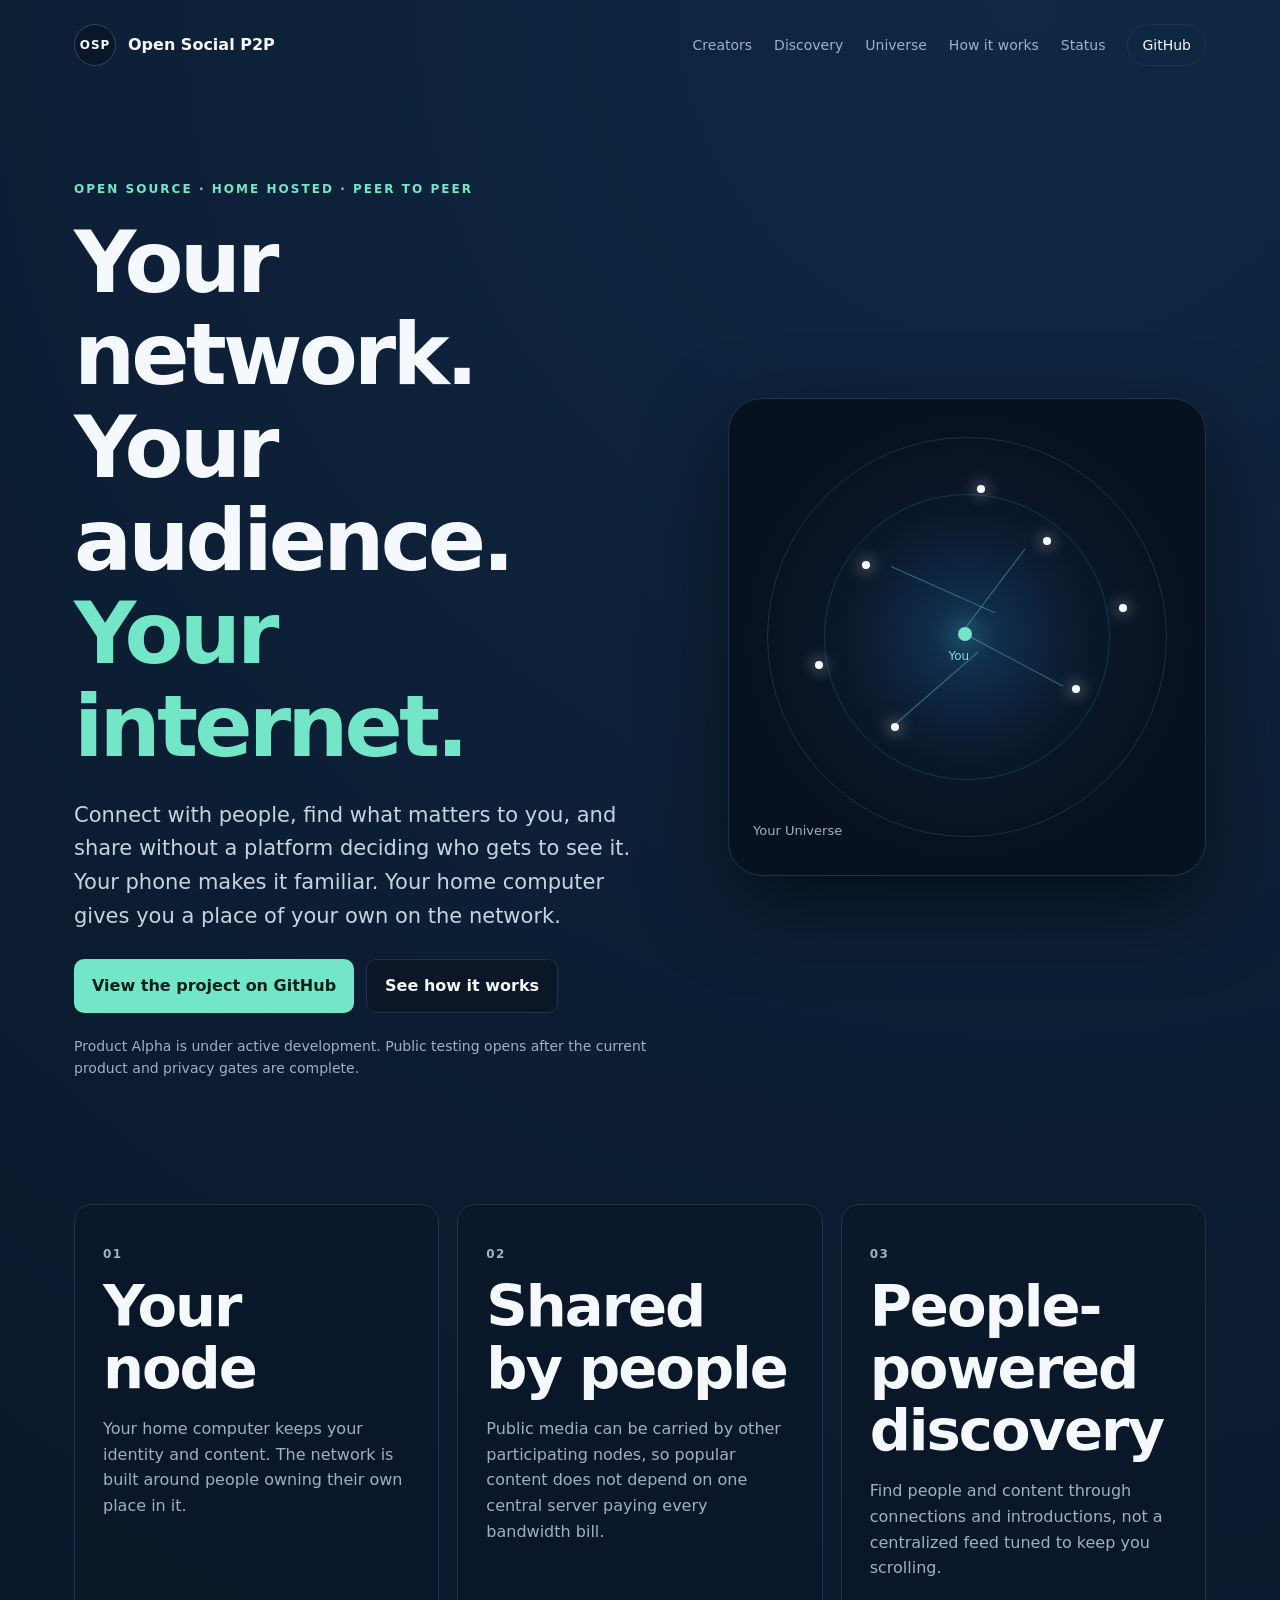
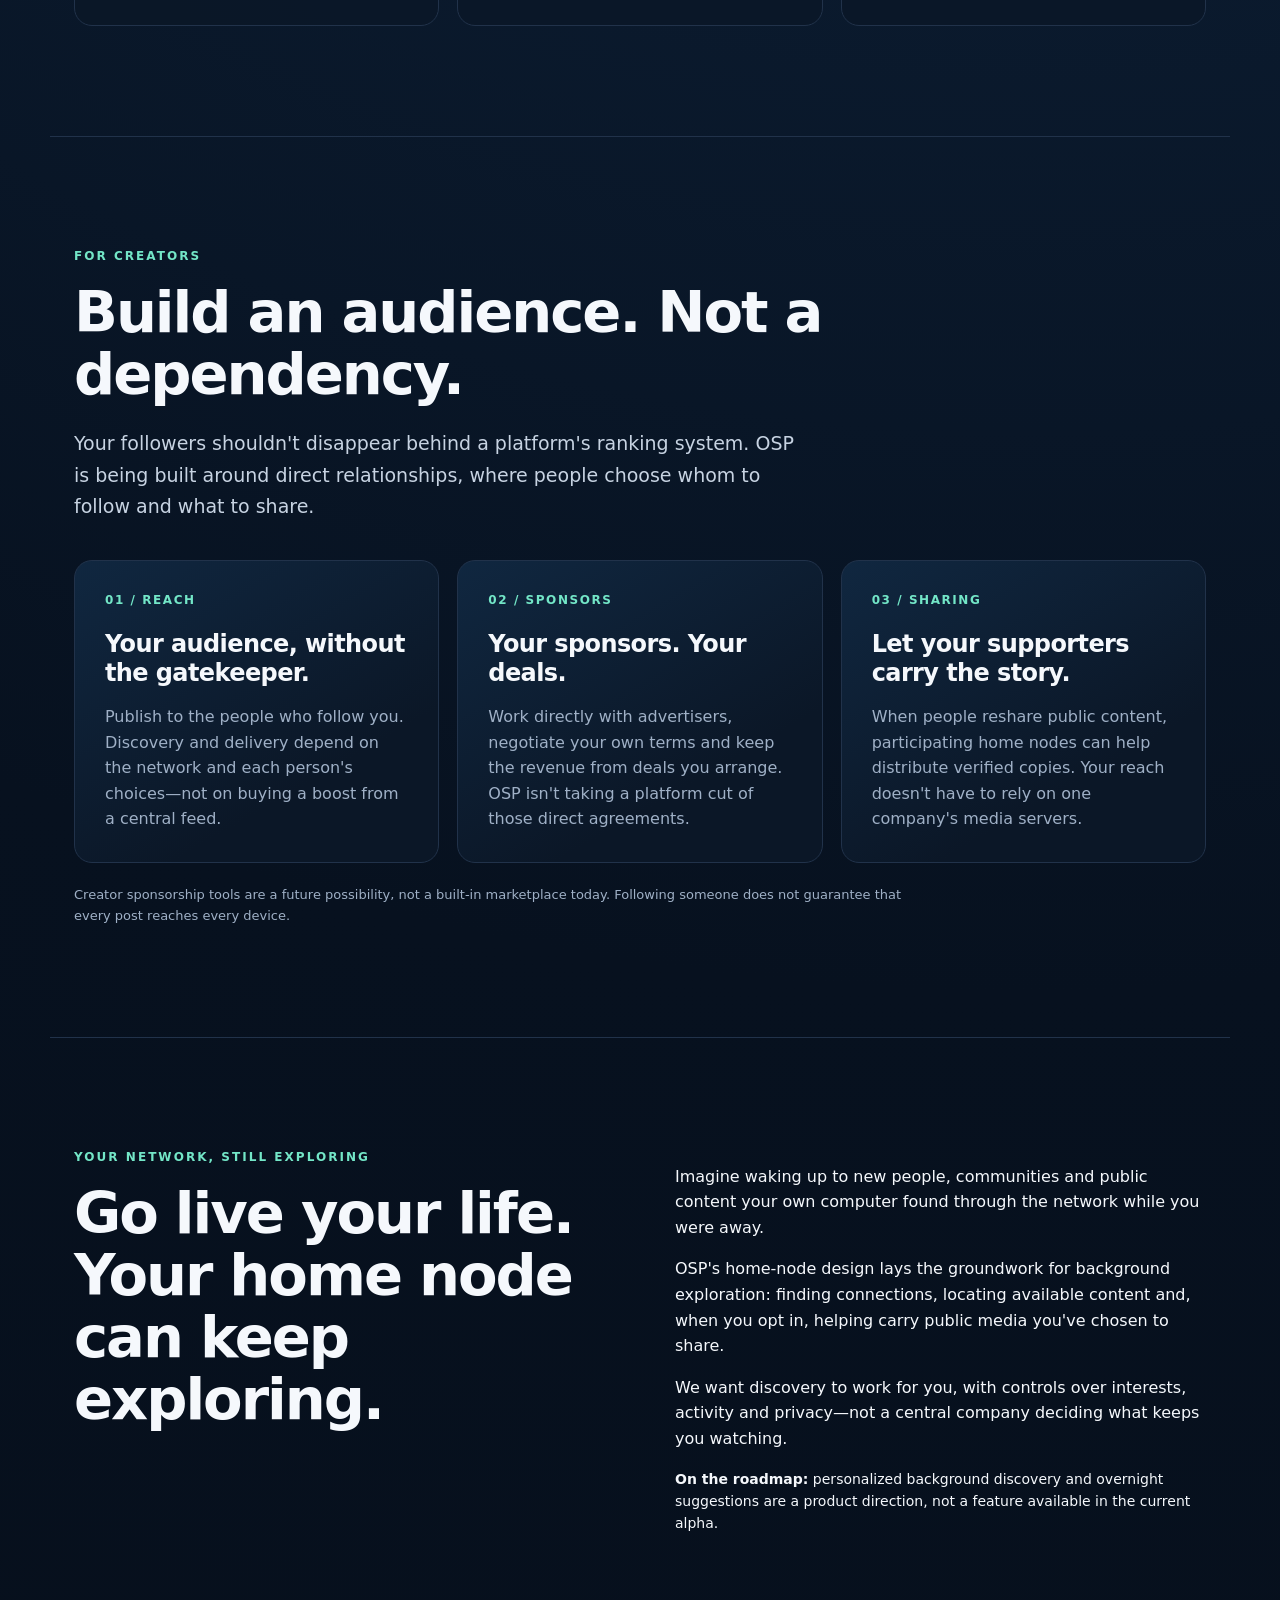
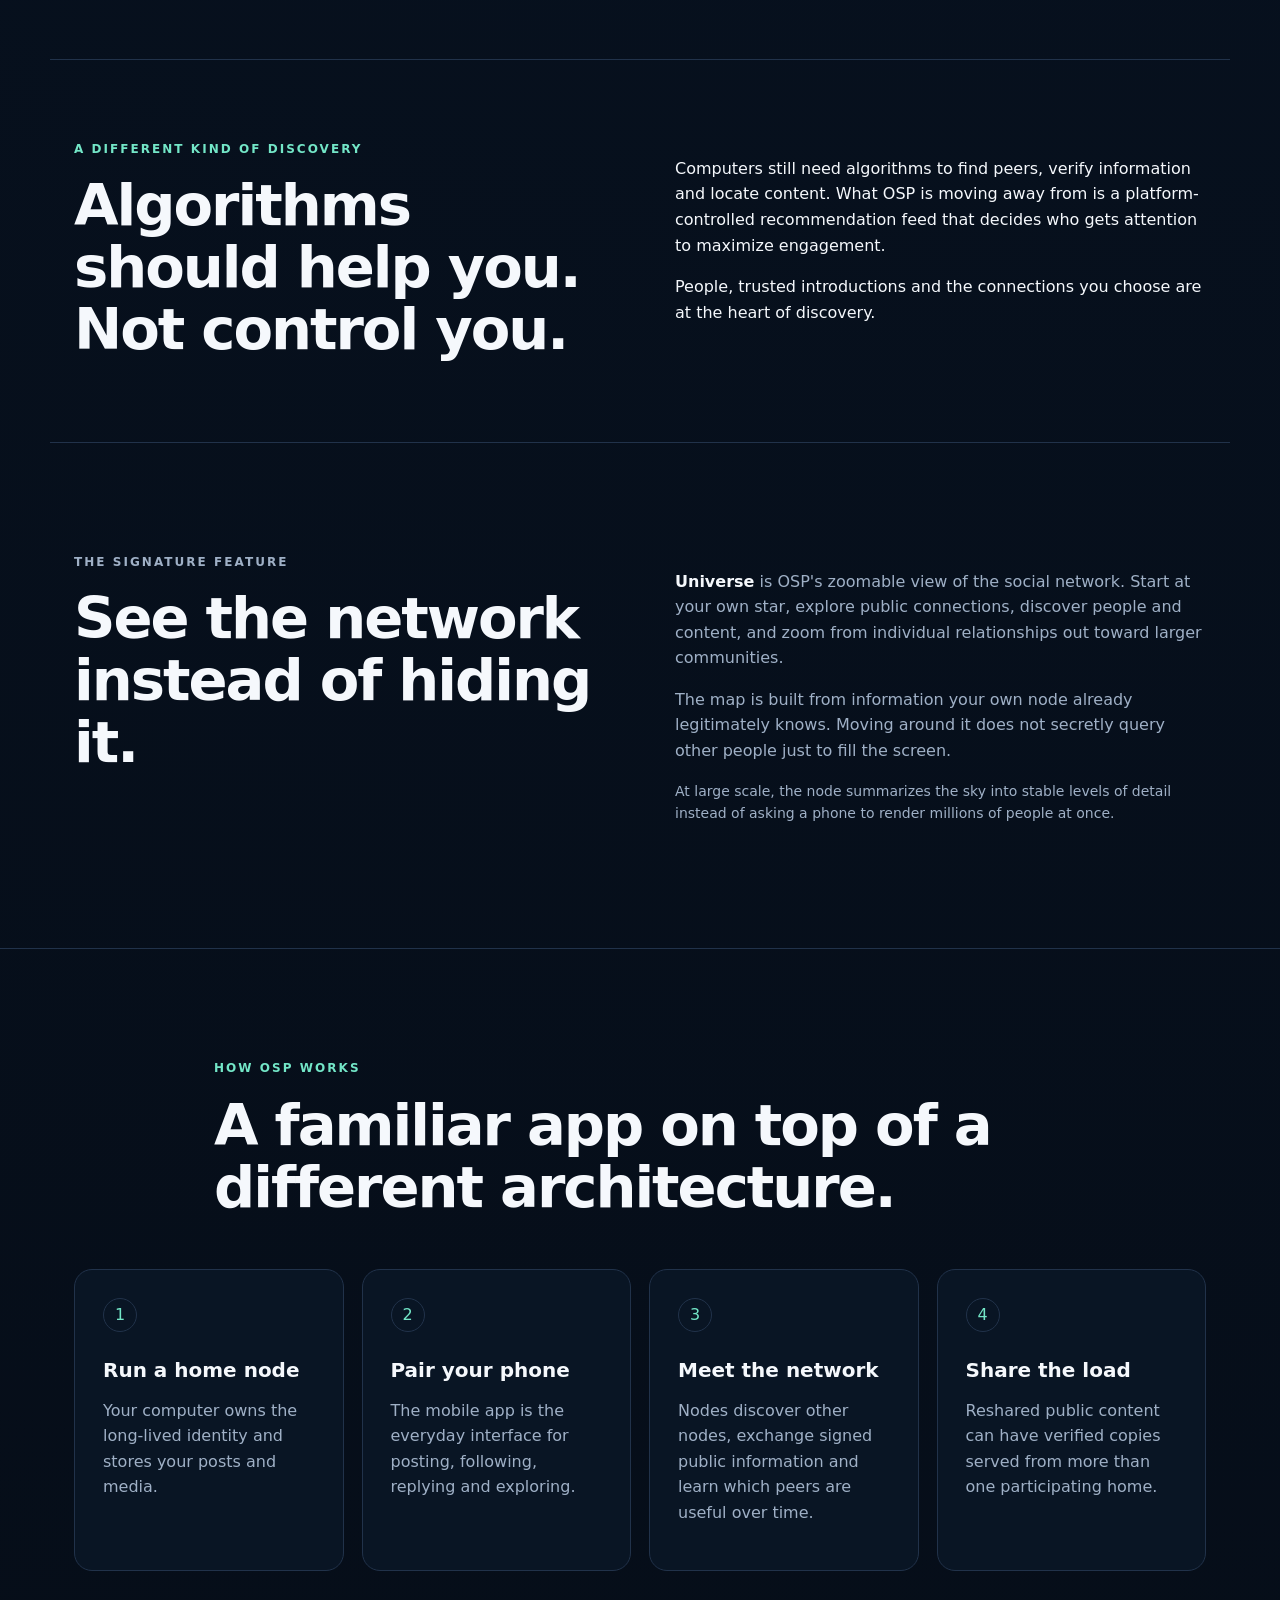
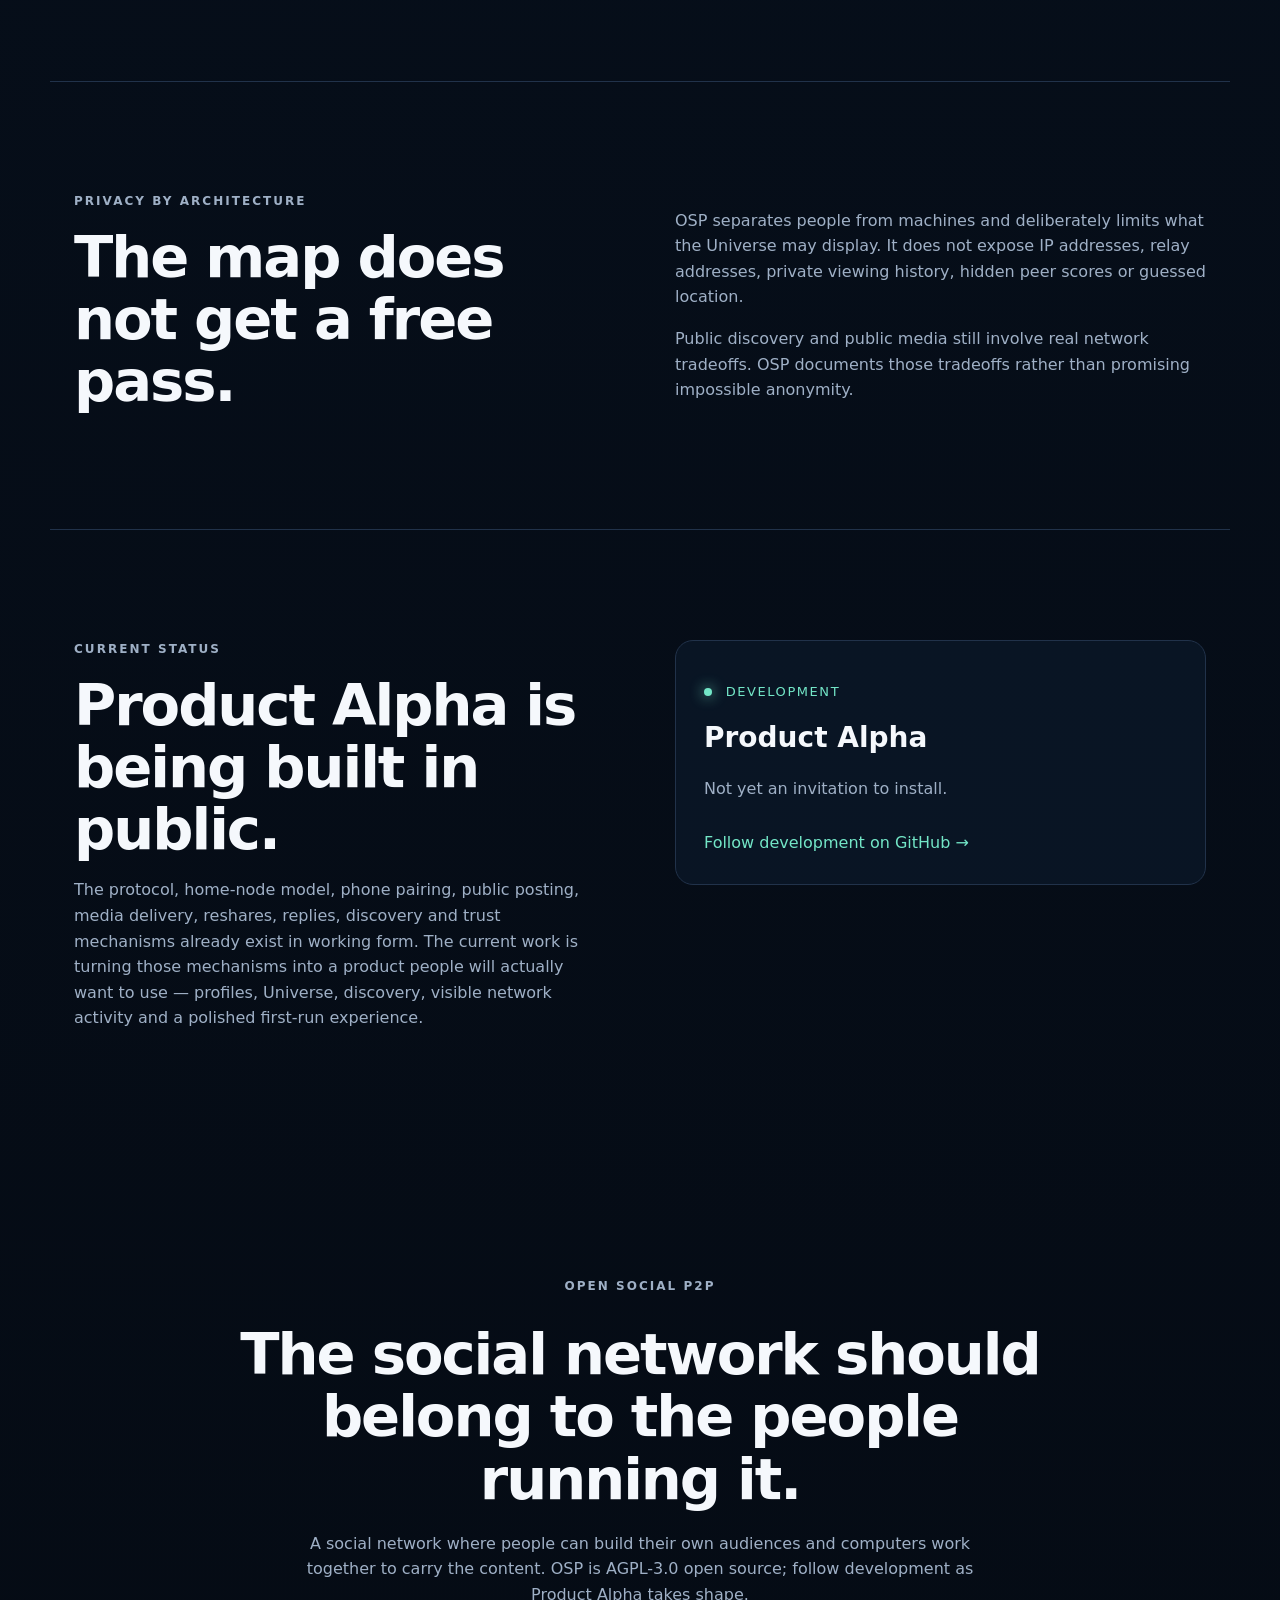
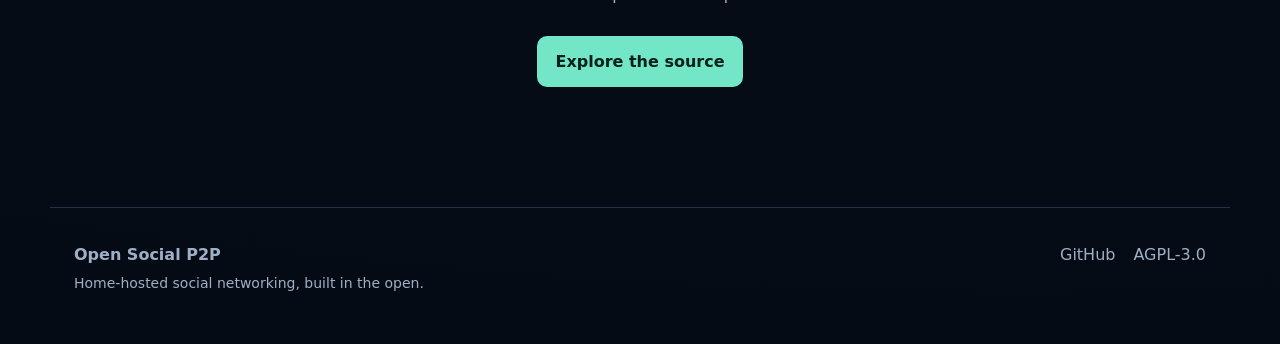
<file: index.html>
<!doctype html>
<html lang="en">
<head>
  <meta charset="utf-8">
  <meta name="viewport" content="width=device-width, initial-scale=1">
  <title>Open Social P2P — Your network. Your audience. Your internet.</title>
  <meta name="description" content="Open Social P2P is a peer-to-peer social network built around your own home node, direct creator-audience relationships, and people-powered discovery.">
  <meta name="theme-color" content="#07111f">
  <link rel="canonical" href="https://osp2p.com/">
  <link rel="stylesheet" href="/styles.css">
  <meta property="og:type" content="website">
  <meta property="og:title" content="Open Social P2P">
  <meta property="og:description" content="Your network. Your audience. Your internet. A social network built around people, not a platform-controlled feed.">
  <meta property="og:url" content="https://osp2p.com/">
  <meta name="twitter:card" content="summary">
</head>
<body>
  <header class="site-header">
    <a class="brand" href="/" aria-label="Open Social P2P home">
      <span class="brand-mark" aria-hidden="true">OSP</span>
      <span>Open Social P2P</span>
    </a>
    <nav aria-label="Primary navigation">
      <a href="#creators">Creators</a>
      <a href="#discovery">Discovery</a>
      <a href="#universe">Universe</a>
      <a href="#how">How it works</a>
      <a href="#status">Status</a>
      <a class="nav-github" href="https://github.com/Jayotis/open-social-p2p">GitHub</a>
    </nav>
  </header>

  <nav class="mobile-section-nav" aria-label="Mobile section navigation">
    <a href="#creators">Creators</a>
    <a href="#discovery">Discovery</a>
    <a href="#universe">Universe</a>
    <a href="#how">How it works</a>
    <a href="#status">Status</a>
  </nav>

  <main>
    <section class="hero">
      <div class="hero-copy">
        <p class="eyebrow">OPEN SOURCE · HOME HOSTED · PEER TO PEER</p>
        <h1>Your network. Your audience. <span>Your internet.</span></h1>
        <p class="lede">
          Connect with people, find what matters to you, and share without a platform deciding who gets to see it.
          Your phone makes it familiar. Your home computer gives you a place of your own on the network.
        </p>
        <div class="hero-actions">
          <a class="button primary" href="https://github.com/Jayotis/open-social-p2p">View the project on GitHub</a>
          <a class="button secondary" href="#how">See how it works</a>
        </div>
        <p class="alpha-note">Product Alpha is under active development. Public testing opens after the current product and privacy gates are complete.</p>
      </div>

      <div class="universe-card" aria-label="Illustration of the Open Social P2P Universe">
        <div class="orbit orbit-one"></div>
        <div class="orbit orbit-two"></div>
        <div class="star star-you"><span>You</span></div>
        <div class="star star-a"></div>
        <div class="star star-b"></div>
        <div class="star star-c"></div>
        <div class="star star-d"></div>
        <div class="star star-e"></div>
        <div class="star star-f"></div>
        <div class="star star-g"></div>
        <div class="line line-one"></div>
        <div class="line line-two"></div>
        <div class="line line-three"></div>
        <div class="line line-four"></div>
        <p class="universe-label">Your Universe</p>
      </div>
    </section>

    <section class="principles" aria-label="Core principles">
      <article>
        <p class="number">01</p>
        <h2>Your node</h2>
        <p>Your home computer keeps your identity and content. The network is built around people owning their own place in it.</p>
      </article>
      <article>
        <p class="number">02</p>
        <h2>Shared by people</h2>
        <p>Public media can be carried by other participating nodes, so popular content does not depend on one central server paying every bandwidth bill.</p>
      </article>
      <article>
        <p class="number">03</p>
        <h2>People-powered discovery</h2>
        <p>Find people and content through connections and introductions, not a centralized feed tuned to keep you scrolling.</p>
      </article>
    </section>


    <section id="creators" class="creator-feature">
      <div class="section-heading">
        <p class="eyebrow">FOR CREATORS</p>
        <h2>Build an audience. Not a dependency.</h2>
        <p class="section-intro">Your followers shouldn't disappear behind a platform's ranking system. OSP is being built around direct relationships, where people choose whom to follow and what to share.</p>
      </div>
      <div class="benefit-grid">
        <article>
          <p class="benefit-kicker">01 / REACH</p>
          <h3>Your audience, without the gatekeeper.</h3>
          <p>Publish to the people who follow you. Discovery and delivery depend on the network and each person's choices—not on buying a boost from a central feed.</p>
        </article>
        <article>
          <p class="benefit-kicker">02 / SPONSORS</p>
          <h3>Your sponsors. Your deals.</h3>
          <p>Work directly with advertisers, negotiate your own terms and keep the revenue from deals you arrange. OSP isn't taking a platform cut of those direct agreements.</p>
        </article>
        <article>
          <p class="benefit-kicker">03 / SHARING</p>
          <h3>Let your supporters carry the story.</h3>
          <p>When people reshare public content, participating home nodes can help distribute verified copies. Your reach doesn't have to rely on one company's media servers.</p>
        </article>
      </div>
      <p class="feature-note">Creator sponsorship tools are a future possibility, not a built-in marketplace today. Following someone does not guarantee that every post reaches every device.</p>
    </section>

    <section id="discovery" class="discovery-feature split">
      <div>
        <p class="eyebrow">YOUR NETWORK, STILL EXPLORING</p>
        <h2>Go live your life. Your home node can keep exploring.</h2>
      </div>
      <div>
        <p>Imagine waking up to new people, communities and public content your own computer found through the network while you were away.</p>
        <p>OSP's home-node design lays the groundwork for background exploration: finding connections, locating available content and, when you opt in, helping carry public media you've chosen to share.</p>
        <p>We want discovery to work for you, with controls over interests, activity and privacy—not a central company deciding what keeps you watching.</p>
        <p class="muted"><strong>On the roadmap:</strong> personalized background discovery and overnight suggestions are a product direction, not a feature available in the current alpha.</p>
      </div>
    </section>

    <section class="algorithm-note split">
      <div>
        <p class="eyebrow">A DIFFERENT KIND OF DISCOVERY</p>
        <h2>Algorithms should help you. Not control you.</h2>
      </div>
      <div>
        <p>Computers still need algorithms to find peers, verify information and locate content. What OSP is moving away from is a platform-controlled recommendation feed that decides who gets attention to maximize engagement.</p>
        <p>People, trusted introductions and the connections you choose are at the heart of discovery.</p>
      </div>
    </section>

    <section id="universe" class="feature split">
      <div>
        <p class="eyebrow">THE SIGNATURE FEATURE</p>
        <h2>See the network instead of hiding it.</h2>
      </div>
      <div>
        <p>
          <strong>Universe</strong> is OSP's zoomable view of the social network. Start at your own star, explore public connections, discover people and content, and zoom from individual relationships out toward larger communities.
        </p>
        <p>
          The map is built from information your own node already legitimately knows. Moving around it does not secretly query other people just to fill the screen.
        </p>
        <p class="muted">
          At large scale, the node summarizes the sky into stable levels of detail instead of asking a phone to render millions of people at once.
        </p>
      </div>
    </section>

    <section id="how" class="how">
      <div class="section-heading">
        <p class="eyebrow">HOW OSP WORKS</p>
        <h2>A familiar app on top of a different architecture.</h2>
      </div>
      <div class="steps">
        <article>
          <span>1</span>
          <h3>Run a home node</h3>
          <p>Your computer owns the long-lived identity and stores your posts and media.</p>
        </article>
        <article>
          <span>2</span>
          <h3>Pair your phone</h3>
          <p>The mobile app is the everyday interface for posting, following, replying and exploring.</p>
        </article>
        <article>
          <span>3</span>
          <h3>Meet the network</h3>
          <p>Nodes discover other nodes, exchange signed public information and learn which peers are useful over time.</p>
        </article>
        <article>
          <span>4</span>
          <h3>Share the load</h3>
          <p>Reshared public content can have verified copies served from more than one participating home.</p>
        </article>
      </div>
    </section>

    <section class="privacy split">
      <div>
        <p class="eyebrow">PRIVACY BY ARCHITECTURE</p>
        <h2>The map does not get a free pass.</h2>
      </div>
      <div>
        <p>
          OSP separates people from machines and deliberately limits what the Universe may display. It does not expose IP addresses, relay addresses, private viewing history, hidden peer scores or guessed location.
        </p>
        <p>
          Public discovery and public media still involve real network tradeoffs. OSP documents those tradeoffs rather than promising impossible anonymity.
        </p>
      </div>
    </section>

    <section id="status" class="status">
      <div>
        <p class="eyebrow">CURRENT STATUS</p>
        <h2>Product Alpha is being built in public.</h2>
        <p>
          The protocol, home-node model, phone pairing, public posting, media delivery, reshares, replies, discovery and trust mechanisms already exist in working form.
          The current work is turning those mechanisms into a product people will actually want to use — profiles, Universe, discovery, visible network activity and a polished first-run experience.
        </p>
      </div>
      <div class="status-card">
        <p class="status-label"><span></span> Development</p>
        <strong>Product Alpha</strong>
        <p>Not yet an invitation to install.</p>
        <a href="https://github.com/Jayotis/open-social-p2p">Follow development on GitHub →</a>
      </div>
    </section>

    <section class="cta">
      <p class="eyebrow">OPEN SOCIAL P2P</p>
      <h2>The social network should belong to the people running it.</h2>
      <p>A social network where people can build their own audiences and computers work together to carry the content. OSP is AGPL-3.0 open source; follow development as Product Alpha takes shape.</p>
      <a class="button primary" href="https://github.com/Jayotis/open-social-p2p">Explore the source</a>
    </section>
  </main>

  <footer>
    <div>
      <strong>Open Social P2P</strong>
      <p>Home-hosted social networking, built in the open.</p>
    </div>
    <div class="footer-links">
      <a href="https://github.com/Jayotis/open-social-p2p">GitHub</a>
      <a href="https://github.com/Jayotis/open-social-p2p/blob/main/LICENSE">AGPL-3.0</a>
    </div>
  </footer>
</body>
</html>
</file>
<file: styles.css>
:root{
  --bg:#07111f;--panel:#0d1a2d;--text:#f5f8fc;--muted:#9fb0c6;--line:#21324a;--accent:#73e6c7;--accent2:#78a9ff;
  --max:1180px;
}
*{box-sizing:border-box}
html{scroll-behavior:smooth}
body{margin:0;background:radial-gradient(circle at 80% 0%,#102844 0,#07111f 38%,#050b14 100%);color:var(--text);font:16px/1.6 system-ui,-apple-system,BlinkMacSystemFont,"Segoe UI",sans-serif}
a{color:inherit;text-decoration:none}
.site-header{max-width:var(--max);margin:auto;padding:24px;display:flex;align-items:center;justify-content:space-between;gap:24px}
.brand{display:flex;align-items:center;gap:12px;font-weight:700}
.brand-mark{display:grid;place-items:center;width:42px;height:42px;border:1px solid #2d4966;border-radius:50%;font-size:12px;letter-spacing:.08em;background:#0a1728}
nav{display:flex;gap:22px;align-items:center;color:var(--muted);font-size:14px}
nav a:hover,.footer-links a:hover{color:var(--text)}
.nav-github{padding:9px 14px;border:1px solid var(--line);border-radius:999px;color:var(--text)}
main{overflow:hidden}
.mobile-section-nav{display:none}
@media(prefers-reduced-motion:reduce){html{scroll-behavior:auto}}
.hero{max-width:var(--max);margin:0 auto;padding:90px 24px 110px;display:grid;grid-template-columns:1.1fr .9fr;gap:70px;align-items:center}
.eyebrow{font-size:12px;letter-spacing:.17em;font-weight:800;color:var(--accent);margin:0 0 16px}
h1,h2,h3{line-height:1.08;margin:0}
h1{font-size:clamp(48px,7vw,86px);letter-spacing:-.045em;max-width:840px}
h1 span{color:var(--accent)}
h2{font-size:clamp(34px,4.5vw,58px);letter-spacing:-.035em}
h3{font-size:20px}
.lede{font-size:21px;color:#c7d3e2;max-width:700px;margin:26px 0}
.hero-actions{display:flex;gap:12px;flex-wrap:wrap}
.button{display:inline-flex;align-items:center;justify-content:center;padding:13px 18px;border-radius:10px;font-weight:700}
.primary{background:var(--accent);color:#052119}
.secondary{border:1px solid var(--line);background:#0b1727}
.alpha-note{margin-top:22px;color:var(--muted);font-size:14px;max-width:660px}
.universe-card{position:relative;aspect-ratio:1;border:1px solid var(--line);border-radius:34px;background:radial-gradient(circle at center,#123459 0,#0a1728 38%,#07111f 70%);overflow:hidden;box-shadow:0 30px 80px #0008}
.orbit{position:absolute;border:1px solid #4b6a8d55;border-radius:50%;inset:20%}
.orbit-two{inset:8%}
.star{position:absolute;width:8px;height:8px;border-radius:50%;background:white;box-shadow:0 0 16px white}
.star-you{width:14px;height:14px;left:48%;top:48%;background:var(--accent);box-shadow:0 0 28px var(--accent)}
.star-you span{position:absolute;top:20px;left:-9px;font-size:12px;color:var(--accent)}
.star-a{left:28%;top:34%}.star-b{left:66%;top:29%}.star-c{left:72%;top:60%}.star-d{left:34%;top:68%}.star-e{left:18%;top:55%}.star-f{left:82%;top:43%}.star-g{left:52%;top:18%}
.line{position:absolute;height:1px;background:#73e6c766;transform-origin:left center}
.line-one{left:49%;top:49%;width:22%;transform:rotate(-53deg)}
.line-two{left:49%;top:49%;width:24%;transform:rotate(28deg)}
.line-three{left:34%;top:35%;width:24%;transform:rotate(24deg)}
.line-four{left:35%;top:68%;width:23%;transform:rotate(-41deg)}
.universe-label{position:absolute;bottom:20px;left:24px;color:var(--muted);font-size:13px}
.principles,.steps{max-width:var(--max);margin:auto;padding:0 24px 110px;display:grid;grid-template-columns:repeat(3,1fr);gap:18px}
.principles article,.steps article,.status-card{background:#0b1727cc;border:1px solid var(--line);border-radius:18px;padding:28px}
.number{color:var(--accent2);font-weight:800;font-size:12px;letter-spacing:.12em}
.principles p,.steps p,.feature p,.privacy p,.status p,.cta p{color:var(--muted)}
.split,.status{max-width:var(--max);margin:auto;padding:110px 24px;display:grid;grid-template-columns:1fr 1fr;gap:70px;border-top:1px solid var(--line)}
.feature strong{color:var(--text)}
.muted{font-size:14px}
.how{border-top:1px solid var(--line);padding:110px 0}
.section-heading{max-width:var(--max);margin:auto;padding:0 24px 50px;max-width:900px}
.steps{grid-template-columns:repeat(4,1fr);padding-bottom:0}
.steps span{display:grid;place-items:center;width:34px;height:34px;border-radius:50%;border:1px solid var(--line);color:var(--accent);margin-bottom:28px}
.status{align-items:start}
.status-card strong{display:block;font-size:28px;margin:6px 0}
.status-label{color:var(--accent)!important;font-size:13px;text-transform:uppercase;letter-spacing:.12em}
.status-label span{display:inline-block;width:8px;height:8px;border-radius:50%;background:var(--accent);margin-right:8px;box-shadow:0 0 14px var(--accent)}
.status-card a{display:inline-block;margin-top:12px;color:var(--accent)}
.cta{max-width:900px;margin:0 auto;padding:120px 24px;text-align:center}
.cta h2{margin-bottom:20px}
.cta p{max-width:720px;margin:0 auto 28px}
footer{max-width:var(--max);margin:auto;padding:34px 24px 50px;border-top:1px solid var(--line);display:flex;justify-content:space-between;gap:24px;color:var(--muted)}
footer p{margin:4px 0 0;font-size:14px}
.footer-links{display:flex;gap:18px}
@media(max-width:850px){
   .site-header nav a:not(.nav-github){display:none}
  .mobile-section-nav{display:flex;gap:24px;align-items:center;width:100%;padding:10px 24px 14px;overflow-x:auto;overscroll-behavior-x:contain;white-space:nowrap;scrollbar-width:thin;scrollbar-color:var(--line) transparent;border-bottom:1px solid var(--line);-webkit-overflow-scrolling:touch}
  .mobile-section-nav a{flex:0 0 auto;display:inline-block;padding:5px 0;color:var(--muted);font-size:14px;font-weight:600}
  .mobile-section-nav a:hover,.mobile-section-nav a:focus-visible{color:var(--accent)}
  .mobile-section-nav a:focus-visible{outline:2px solid var(--accent);outline-offset:3px;border-radius:2px}
  .hero,.split,.status{grid-template-columns:1fr}
  .hero{padding-top:55px;gap:50px}
  .universe-card{max-width:560px;width:100%;margin:auto}
  .principles,.steps{grid-template-columns:1fr 1fr}
}
@media(max-width:580px){
  .site-header{padding:18px}
  .mobile-section-nav{padding-left:18px;padding-right:18px}
  .brand span:last-child{display:none}
  .hero{padding:48px 18px 80px}
  .principles,.steps,.split,.status,.cta{padding-left:18px;padding-right:18px}
  .principles,.steps{grid-template-columns:1fr}
  footer{flex-direction:column}
}

/* Creator and personal-discovery messaging */
.creator-feature{max-width:var(--max);margin:auto;padding:110px 24px;border-top:1px solid var(--line)}
.creator-feature .section-heading{margin:0;padding:0 0 38px;max-width:850px}
.section-intro{font-size:19px;line-height:1.65;color:#c7d3e2;max-width:740px;margin:22px 0 0}
.benefit-grid{display:grid;grid-template-columns:repeat(3,minmax(0,1fr));gap:18px}
.benefit-grid article{padding:30px;border-radius:18px;background:linear-gradient(150deg,#102740,#0b1727 70%);border:1px solid var(--line)}
.benefit-grid h3{font-size:24px;line-height:1.2;letter-spacing:-.025em;margin-bottom:16px}
.benefit-grid p:not(.benefit-kicker){color:var(--muted);margin:0}
.benefit-kicker{color:var(--accent);font-size:12px;font-weight:800;letter-spacing:.13em;margin:0 0 20px}
.feature-note{font-size:13px;color:var(--muted);margin:22px 0 0;max-width:850px}
.discovery-feature strong{color:var(--text)}
.algorithm-note{padding-top:80px;padding-bottom:80px}
@media(max-width:850px){.benefit-grid{grid-template-columns:1fr}}
@media(max-width:580px){.creator-feature{padding:80px 18px}.benefit-grid article{padding:24px}.section-intro{font-size:17px}}
</file>
